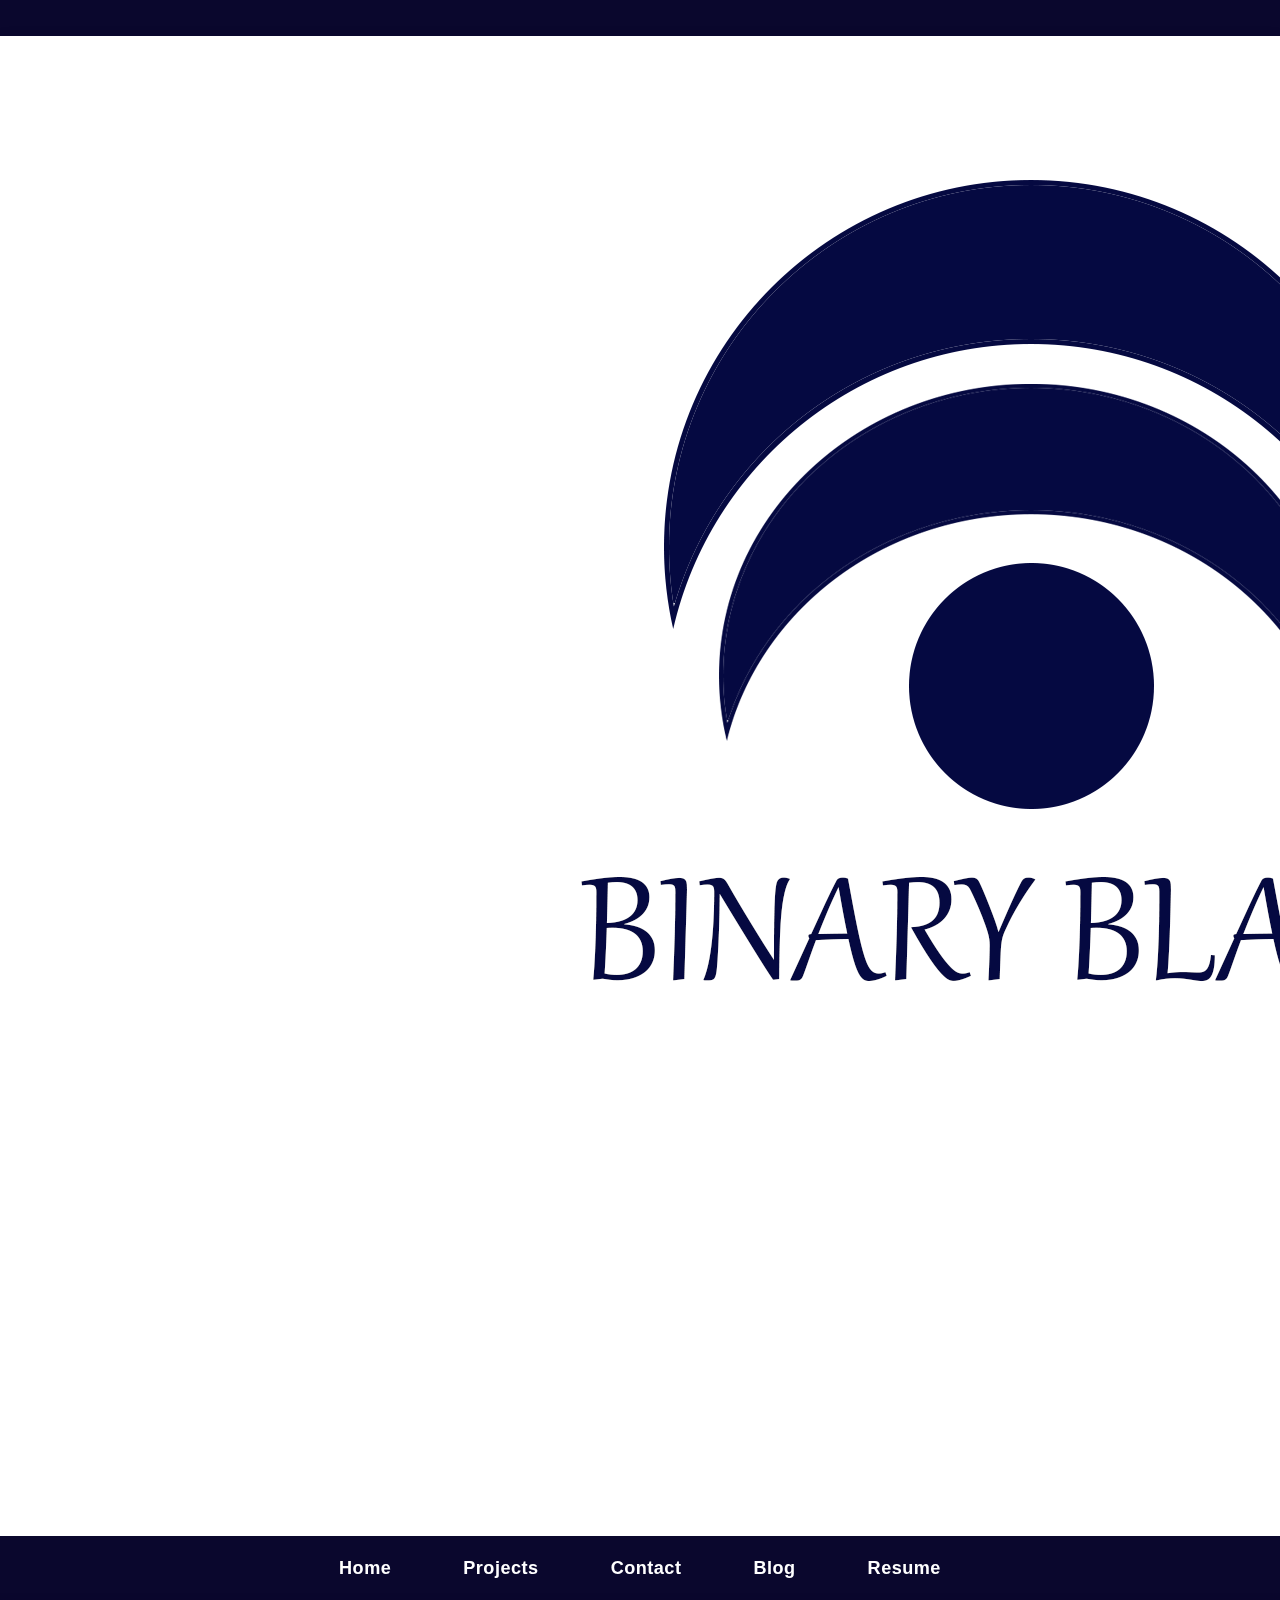
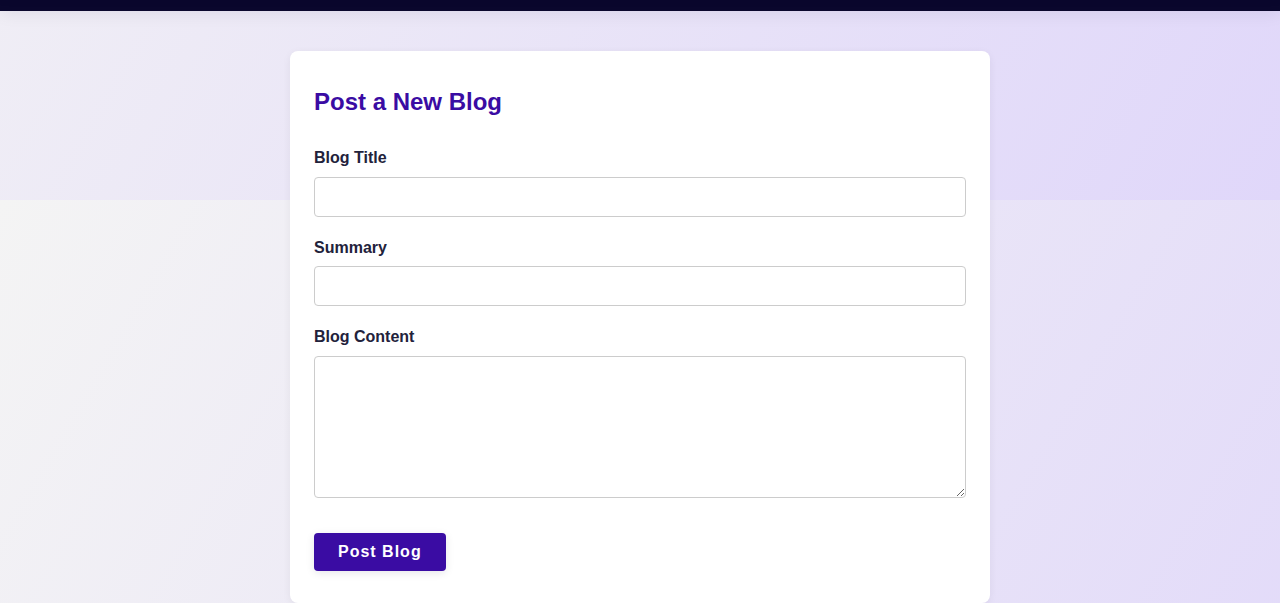
<file: blog-post-form.html>
<!DOCTYPE html>
<html lang="en">
<head>
    <meta charset="UTF-8">
    <title>Post a Blog | Morest Portfolio</title>
    <link rel="stylesheet" href="port.css">
    <style>
        .form-container {
            max-width: 700px;
            margin: 40px auto;
            background: #fff;
            border-radius: 8px;
            box-shadow: 0 2px 8px rgba(0,0,0,0.06);
            padding: 32px 24px;
        }
        .form-container h2 {
            color: #3a0ca3;
            margin-bottom: 24px;
        }
        .form-group {
            margin-bottom: 18px;
        }
        .form-group label {
            display: block;
            margin-bottom: 6px;
            font-weight: bold;
        }
        .form-group input, .form-group textarea {
            width: 100%;
            padding: 10px;
            border-radius: 4px;
            border: 1px solid #ccc;
            font-size: 1em;
        }
        .btn {
            background: #3a0ca3;
            color: #fff;
            border: none;
            padding: 10px 24px;
            border-radius: 4px;
            cursor: pointer;
            font-size: 1em;
        }
        .btn:hover {
            background: #560bad;
        }
        .success-message {
            color: #219653;
            margin-bottom: 16px;
            display: none;
        }
        .blog-list {
            max-width: 700px;
            margin: 40px auto 0 auto;
        }
        .blog-item {
            background: #f8f8ff;
            border-radius: 8px;
            padding: 18px 16px 12px 16px;
            margin-bottom: 18px;
            box-shadow: 0 1px 4px rgba(0,0,0,0.04);
            position: relative;
        }
        .blog-item-title {
            color: #3a0ca3;
            margin-bottom: 4px;
        }
        .blog-item-date {
            color: #888;
            font-size: 0.95em;
            margin-bottom: 8px;
        }
        .blog-item-summary {
            color: #444;
            margin-bottom: 8px;
        }
        .blog-item-content {
            color: #222;
            margin-bottom: 10px;
        }
        .blog-actions {
            position: absolute;
            top: 16px;
            right: 16px;
        }
        .blog-actions button {
            background: none;
            border: none;
            color: #3a0ca3;
            cursor: pointer;
            margin-left: 8px;
            font-size: 1em;
        }
        .blog-actions button:hover {
            text-decoration: underline;
        }
    </style>
</head>
<body>
    <header>
        <nav class="navbar">
            <img class="logo" src="Morest logo.png" alt="Logo"/>
            <ul>
                <li><a href="index.html">Home</a></li>
                <li><a href="projects.html">Projects</a></li>
                <li><a href="contact.html">Contact</a></li>
                <li><a href="blog.html">Blog</a></li>
                <li><a href="resume.html">Resume</a></li>
            </ul>
        </nav>
    </header>
    <div class="form-container">
        <h2>Post a New Blog</h2>
        <div class="success-message" id="successMsg">Your blog post has been submitted!</div>
        <form id="blogPostForm" autocomplete="off">
            <div class="form-group">
                <label for="title">Blog Title</label>
                <input type="text" id="title" name="title" required>
            </div>
            <div class="form-group">
                <label for="summary">Summary</label>
                <input type="text" id="summary" name="summary" required>
            </div>
            <div class="form-group">
                <label for="content">Blog Content</label>
                <textarea id="content" name="content" rows="8" required></textarea>
            </div>
            <button type="submit" class="btn" id="submitBtn">Post Blog</button>
        </form>
    </div>
    <div class="blog-list" id="blogList"></div>
    <script>
        // Helper to get today's date in YYYY-MM-DD and readable format
        function getToday() {
            const d = new Date();
            return d.toISOString().split('T')[0];
        }
        function getReadableDate() {
            return new Date().toLocaleDateString(undefined, { year: 'numeric', month: 'long', day: 'numeric' });
        }

        // Load blogs from localStorage
        function loadBlogs() {
            return JSON.parse(localStorage.getItem('blogs') || '[]');
        }
        function saveBlogs(blogs) {
            localStorage.setItem('blogs', JSON.stringify(blogs));
        }
        function renderBlogs() {
            const blogList = document.getElementById('blogList');
            blogList.innerHTML = '';
            const blogs = loadBlogs();
            blogs.forEach((blog, idx) => {
                const div = document.createElement('div');
                div.className = 'blog-item';
                div.innerHTML = `
                    <div class="blog-actions">
                        <button onclick="editBlog(${idx})">Edit</button>
                        <button onclick="deleteBlog(${idx})">Delete</button>
                    </div>
                    <div class="blog-item-title">${blog.title}</div>
                    <div class="blog-item-date">${blog.date}</div>
                    <div class="blog-item-summary">${blog.summary}</div>
                    <div class="blog-item-content">${blog.content.replace(/\n/g, '<br>')}</div>
                `;
                blogList.appendChild(div);
            });
        }

        // Add blog
        document.getElementById('blogPostForm').addEventListener('submit', function(e) {
            e.preventDefault();
            const title = document.getElementById('title').value.trim();
            const summary = document.getElementById('summary').value.trim();
            const content = document.getElementById('content').value.trim();
            const date = getReadableDate();
            let blogs = loadBlogs();

            if (editingIdx !== null) {
                // Edit mode
                blogs[editingIdx] = { title, summary, content, date };
                editingIdx = null;
                document.getElementById('submitBtn').textContent = 'Post Blog';
            } else {
                blogs.unshift({ title, summary, content, date });
            }
            saveBlogs(blogs);
            renderBlogs();
            document.getElementById('successMsg').style.display = 'block';
            setTimeout(() => document.getElementById('successMsg').style.display = 'none', 2000);
            this.reset();
        });

        // Edit and Delete
        let editingIdx = null;
        window.editBlog = function(idx) {
            const blogs = loadBlogs();
            const blog = blogs[idx];
            document.getElementById('title').value = blog.title;
            document.getElementById('summary').value = blog.summary;
            document.getElementById('content').value = blog.content;
            editingIdx = idx;
            document.getElementById('submitBtn').textContent = 'Update Blog';
            window.scrollTo({ top: 0, behavior: 'smooth' });
        };
        window.deleteBlog = function(idx) {
            if (confirm('Delete this blog post?')) {
                let blogs = loadBlogs();
                blogs.splice(idx, 1);
                saveBlogs(blogs);
                renderBlogs();
            }
        };

        // Initial render
        renderBlogs();
    </script>
</body>
</html>
</file>
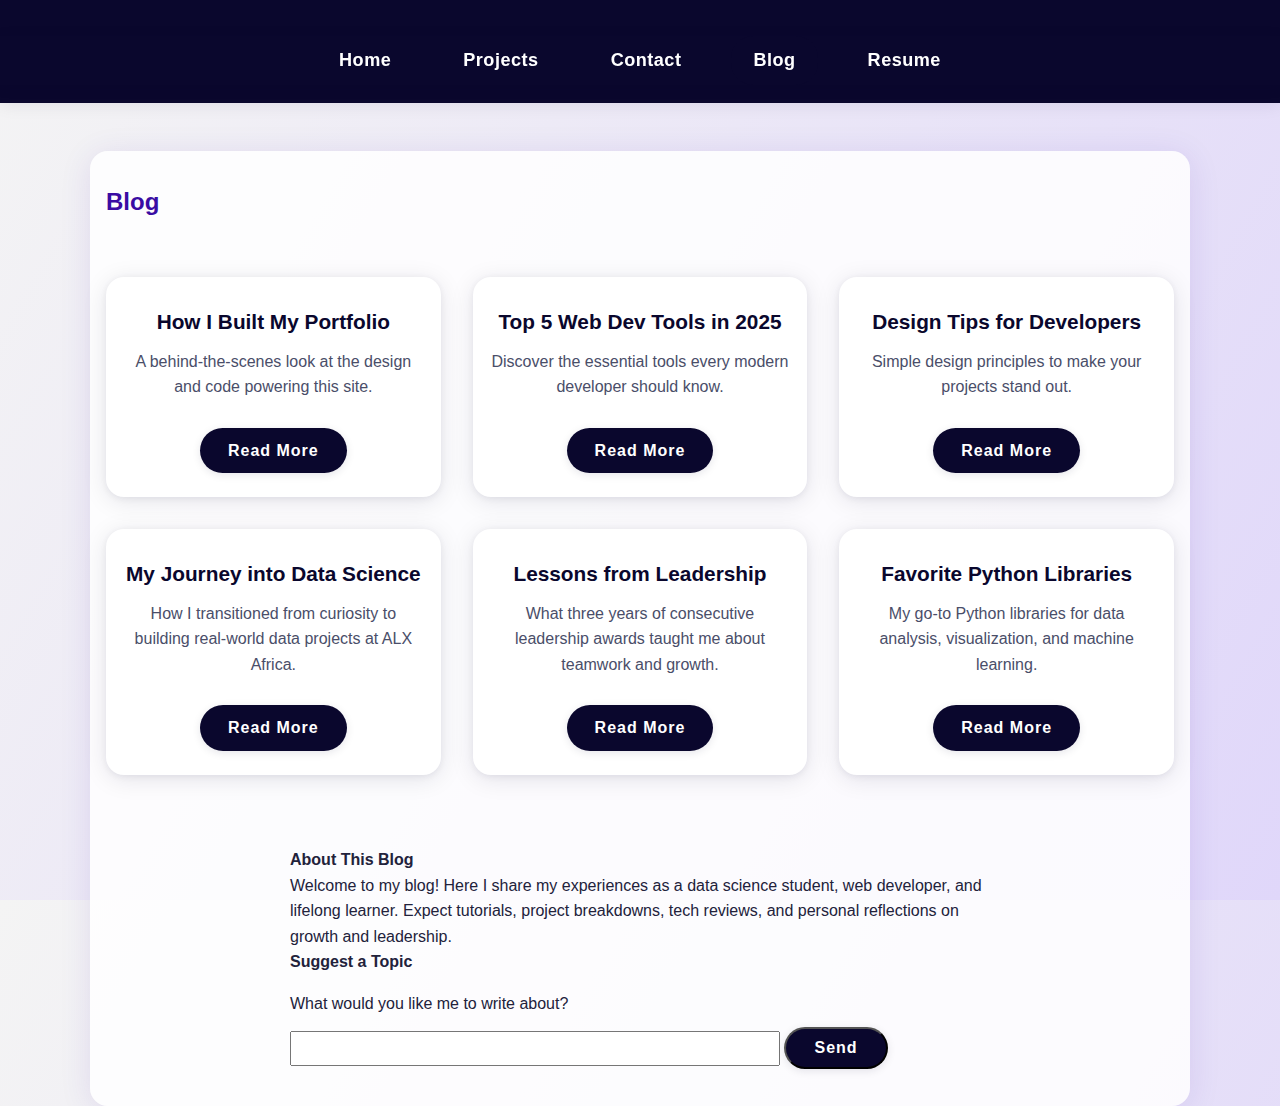
<file: blog.html>
<!DOCTYPE html>
<html lang="en">
<head>
    <meta charset="UTF-8">
    <title>Blog | Morest Portfolio</title>
    <link rel="stylesheet" href="port.css">
</head>
<body>
    <header>
        <nav class="navbar">
            <ul>
                <li><a href="index.html">Home</a></li>
                <li><a href="projects.html">Projects</a></li>
                <li><a href="contact.html">Contact</a></li>
                <li><a class="active" href="blog.html">Blog</a></li>
                <li><a href="resume.html">Resume</a></li>
            </ul>
        </nav>
    </header>
    <section class="container">
        <h2 style="color:#3a0ca3; margin-bottom:24px;">Blog</h2>
        <div class="grid-container">
            <div class="grid-item">
                <h3>How I Built My Portfolio</h3>
                <p>A behind-the-scenes look at the design and code powering this site.</p>
                <a href="#" class="btn">Read More</a>
            </div>
            <div class="grid-item">
                <h3>Top 5 Web Dev Tools in 2025</h3>
                <p>Discover the essential tools every modern developer should know.</p>
                <a href="#" class="btn">Read More</a>
            </div>
            <div class="grid-item">
                <h3>Design Tips for Developers</h3>
                <p>Simple design principles to make your projects stand out.</p>
                <a href="#" class="btn">Read More</a>
            </div>
            <div class="grid-item">
                <h3>My Journey into Data Science</h3>
                <p>How I transitioned from curiosity to building real-world data projects at ALX Africa.</p>
                <a href="#" class="btn">Read More</a>
            </div>
            <div class="grid-item">
                <h3>Lessons from Leadership</h3>
                <p>What three years of consecutive leadership awards taught me about teamwork and growth.</p>
                <a href="#" class="btn">Read More</a>
            </div>
            <div class="grid-item">
                <h3>Favorite Python Libraries</h3>
                <p>My go-to Python libraries for data analysis, visualization, and machine learning.</p>
                <a href="#" class="btn">Read More</a>
            </div>
        </div>
        <div style="max-width:700px;margin:40px auto 0 auto;text-align:left;">
            <h4>About This Blog</h4>
            <p>
                Welcome to my blog! Here I share my experiences as a data science student, web developer, and lifelong learner. 
                Expect tutorials, project breakdowns, tech reviews, and personal reflections on growth and leadership.
            </p>
            <h4>Suggest a Topic</h4>
            <form style="margin-top:16px;">
                <label for="suggestion">What would you like me to write about?</label><br>
                <input type="text" id="suggestion" name="suggestion" style="width:70%;padding:8px;margin:8px 0;">
                <button type="submit" class="btn">Send</button>
            </form>
        </div>
    </section>
</body>
</html>
</file>
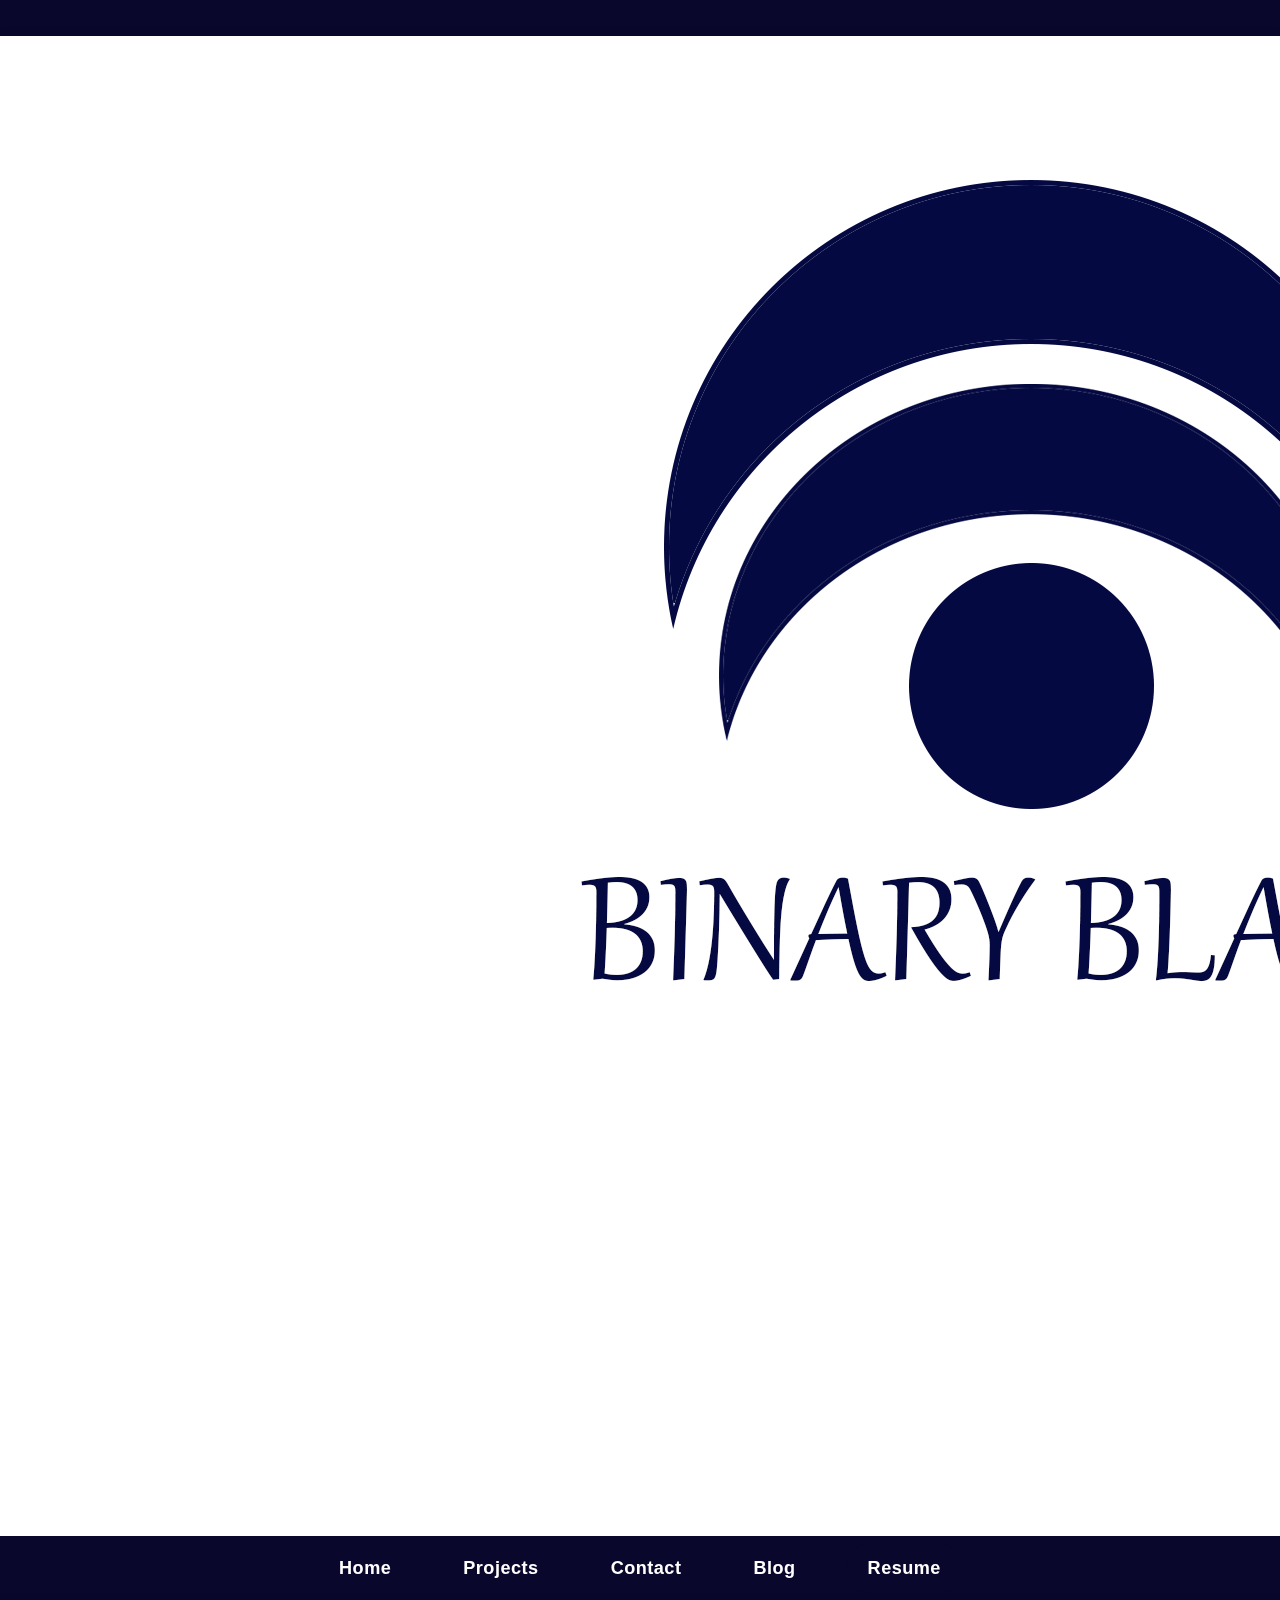
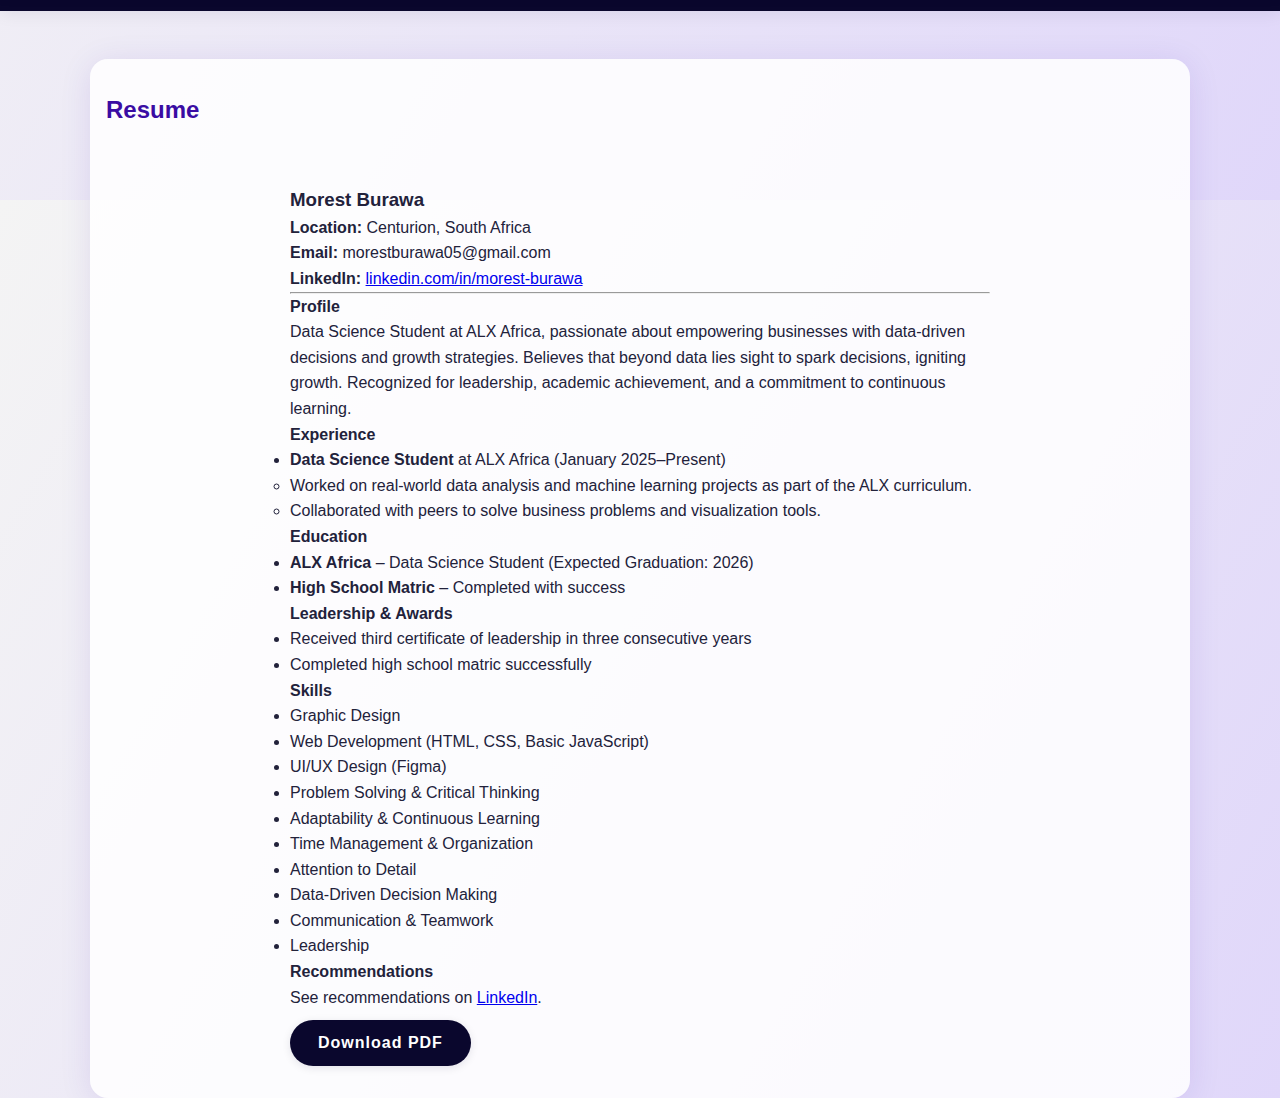
<file: resume.html>
<!DOCTYPE html>
<html lang="en">
<head>
    <meta charset="UTF-8">
    <title>Resume | Morest Portfolio</title>
    <link rel="stylesheet" href="port.css"/>
</head>
<body>
    <header>
        <nav class="navbar">
            <img class="logo" src="Morest logo.png" alt="Logo"/>
            <ul>
                <li><a href="index.html">Home</a></li>
                <li><a href="projects.html">Projects</a></li>
                <li><a href="contact.html">Contact</a></li>
                <li><a href="blog.html">Blog</a></li>
                <li><a class="active" href="resume.html">Resume</a></li>
            </ul>
        </nav>
    </header>
    <section class="container">
        <h2 style="color:#3a0ca3; margin-bottom:24px;">Resume</h2>
        <div style="max-width:700px;margin:0 auto;text-align:left;">
            <h3>Morest Burawa</h3>
            <p><strong>Location:</strong> Centurion, South Africa</p>
            <p><strong>Email:</strong> morestburawa05@gmail.com</p>
            <p><strong>LinkedIn:</strong> <a href="https://www.linkedin.com/in/morest-burawa" target="_blank">linkedin.com/in/morest-burawa</a></p>
            <hr>
            <h4>Profile</h4>
            <p>
                Data Science Student at ALX Africa, passionate about empowering businesses with data-driven decisions and growth strategies. Believes that beyond data lies sight to spark decisions, igniting growth. Recognized for leadership, academic achievement, and a commitment to continuous learning.
            </p>
            <h4>Experience</h4>
            <ul>
                <li><strong> Data Science Student</strong> at ALX Africa (January 2025–Present)
                    <ul>
                        <li>Worked on real-world data analysis and machine learning projects as part of the ALX curriculum.</li>
                        <li>Collaborated with peers to solve business problems <!-- using Python, Pandas, --> and visualization tools.</li>
                    </ul>
                </li>
                <!-- Add more experience as needed -->
            </ul>
            <h4>Education</h4>
            <ul>
                <li><strong>ALX Africa</strong> – Data Science Student (Expected Graduation: 2026)</li>
                <li><strong>High School Matric</strong> – Completed with success</li>
            </ul>
            <h4>Leadership & Awards</h4>
            <ul>
                <li>Received third certificate of leadership in three consecutive years</li>
                <li>Completed high school matric successfully</li>
            </ul>
            <h4>Skills</h4>
            <ul>
                <!--
                <li>Data Analysis (Python, Pandas, NumPy)</li>
                <li>Machine Learning (scikit-learn, TensorFlow)</li>
                <li>Data Visualization (Matplotlib, Seaborn)</li>
                <li>SQL & Databases</li>
                -->
                <li>Graphic Design</li>
                <li>Web Development (HTML, CSS, Basic JavaScript)</li>
                <li>UI/UX Design (Figma)</li>
                <li>Problem Solving & Critical Thinking</li>
                <li>Adaptability & Continuous Learning</li>
                <li>Time Management & Organization</li>
                <li>Attention to Detail</li>
                <li>Data-Driven Decision Making</li>
                <li>Communication & Teamwork</li>
                <li>Leadership</li>
            </ul>
            <!--
            <h4>Projects</h4>
            <ul>
                <li><strong>Business Insights Dashboard:</strong> Built a dashboard to visualize business KPIs and trends using Python and Plotly.</li>
                <li><strong>Customer Segmentation:</strong> Applied clustering algorithms to segment customers for targeted marketing.</li>
            </ul>
        -->
            <h4>Recommendations</h4>
            <p>
                See recommendations on <a href="linkedin.com/in/joel-bryce-5288253recommendations/" target="_blank">LinkedIn</a>.
            </p>
            <a href="Morest_burawa_resume.pdf" class="btn" download>Download PDF</a>
        </div>
    </section>
</body>
</html>
</file>
<file: port.css>
* {
    box-sizing: border-box;
    margin: 0;
    padding: 0;
}
html, body {
    height: 100%;
    min-height: 100%;
}
body {
    font-family: 'Segoe UI', Arial, sans-serif;
    background: linear-gradient(120deg, #f4f4f4 0%, #e0d7fa 100%);
    color: #22223b;
    min-height: 100vh;
    line-height: 1.6;
}

/* Container */
.container {
    max-width: 1100px;
    margin: 48px auto 0 auto;
    padding: 32px 16px 32px 16px;
    background: rgba(255,255,255,0.85);
    border-radius: 18px;
    box-shadow: 0 4px 32px rgba(58,12,163,0.10);
    display: flex;
    flex-direction: column;
    gap: 32px;
}

/* Header */
header {
    background: #0a072d;
    color: #fff;
    padding: 36px 0 18px 0;
    text-align: center;
    box-shadow: 0 2px 16px rgba(10,7,45,0.08);
}
header h1 {
    margin-bottom: 8px;
    font-size: 2.7rem;
    letter-spacing: 2px;
    font-weight: 800;
}
header p {
    font-size: 1.2rem;
    opacity: 0.92;
}

/* Navbar */
.navbar {
    width: 100%;
    background: #0a072d;
    box-shadow: 0 2px 12px #0a072d22;
    position: sticky;
    top: 0;
    z-index: 100;
}
.navbar ul {
    list-style: none;
    padding: 0;
    margin: 0;
    display: flex;
    justify-content: center;
    align-items: center;
    gap: 28px;
}
.navbar a {
    color: #fff;
    text-decoration: none;
    font-weight: 600;
    font-size: 1.13rem;
    padding: 10px 22px;
    border-radius: 22px;
    transition: background 0.2s, color 0.2s;
    letter-spacing: 0.5px;
    display: block;
}
.navbar a.active,
.navbar a:hover {
    background: #0a072d;
    color: #fff;
}

/* Hamburger for mobile */
.hamburger {
    display: none;
    background: none;
    border: none;
    font-size: 2.2rem;
    color: #fff;
    position: absolute;
    right: 18px;
    top: 12px;
    z-index: 200;
    cursor: pointer;
}

/* Responsive Navbar */
@media (max-width: 800px) {
    .navbar ul {
        flex-direction: column;
        align-items: flex-start;
        background: #0a072d;
        position: fixed;
        top: 0;
        left: -220px;
        width: 200px;
        height: 100vh;
        padding-top: 70px;
        transition: left 0.3s;
        z-index: 150;
        box-shadow: 2px 0 12px rgba(10,7,45,0.18);
        gap: 0;
    }
    .navbar ul.open {
        left: 0;
    }
    .navbar li {
        margin: 0 0 0 24px;
        padding: 18px 0;
    }
    .hamburger {
        display: block;
    }
}
@media (min-width: 801px) {
    .hamburger {
        display: none !important;
    }
}

/* Projects/Blog Grid */
.projects, .blog, .resume, .contact-section {
    max-width: 1200px;
    margin: 40px auto 0 auto;
    padding: 0 16px 40px 16px;
}
.projects h2, .blog h2, .resume h2, .contact-section h2 {
    text-align: center;
    font-size: 2.2rem;
    margin-bottom: 32px;
    color: #170e2c;
    letter-spacing: 1px;
    font-weight: 700;
}
.grid-container {
    display: grid;
    grid-template-columns: repeat(auto-fit, minmax(260px, 1fr));
    gap: 32px;
}
.grid-item {
    background: #fff;
    border-radius: 18px;
    box-shadow: 0 4px 24px rgba(10,7,45,0.10), 0 1.5px 6px rgba(10,7,45,0.06);
    padding: 28px 18px 24px 18px;
    text-align: center;
    transition: transform 0.18s, box-shadow 0.18s;
    display: flex;
    flex-direction: column;
    align-items: center;
}
.grid-item:hover {
    transform: translateY(-8px) scale(1.03);
    box-shadow: 0 8px 32px rgba(10,7,45,0.18), 0 2px 8px rgba(10,7,45,0.10);
}
.grid-item img {
    width: 120px;
    height: 120px;
    object-fit: cover;
    border-radius: 12px;
    margin-bottom: 18px;
    box-shadow: 0 2px 8px rgba(1,18,34,0.10);
    background: #e0d7fa;
}
.grid-item h3 {
    font-size: 1.3rem;
    color: #0a072d;
    margin-bottom: 10px;
    font-weight: 600;
}
.grid-item p {
    font-size: 1rem;
    color: #4a4e69;
    margin-bottom: 18px;
    min-height: 48px;
}
.btn {
    display: inline-block;
    background: linear-gradient(90deg, #0a072d 0%, #0a072d 100%);
    color: #fff;
    padding: 10px 28px;
    border-radius: 24px;
    font-size: 1rem;
    font-weight: 600;
    text-decoration: none;
    box-shadow: 0 2px 8px rgba(10,7,45,0.10);
    transition: background 0.2s, transform 0.18s;
    letter-spacing: 1px;
    margin-top: 10px;
}
.btn:hover {
    background: linear-gradient(90deg, #0a072d 0%, #0a072d 100%);
    transform: scale(1.06);
}

/* Card (for profile/about/resume) */
.card {
    background: #fff;
    border-radius: 18px;
    box-shadow: 0 4px 24px rgba(10,7,45,0.10), 0 1.5px 6px rgba(10,7,45,0.06);
    padding: 32px 24px;
    margin: 0 auto 32px auto;
    max-width: 400px;
    text-align: center;
    position: relative;
    overflow: hidden;
}
.profile-img {
    width: 110px;
    height: 110px;
    object-fit: cover;
    background: #fff;
    border-radius: 50%;
    box-shadow: 0 4px 16px rgba(67,97,238,0.13);
    border: 4px solid #fff;
    margin-bottom: 18px;
    margin-top: 0;
    display: block;
    margin-left: auto;
    margin-right: auto;
}
.card-content h4 {
    margin-bottom: 8px;
    font-size: 1.3rem;
    font-weight: bold;
    color: #0a072d;
    text-shadow: 0 2px 8px #0a072daa, 0 1px 0 #fff8;
}
.card-content p {
    margin: 4px 0;
    font-size: 1.1rem;
    line-height: 1.4;
    color: #4a4e69;
    text-shadow: 0 1px 4px #0a072d66;
}

/* Contact Form */
.contact-form {
    display: flex;
    flex-direction: column;
    gap: 16px;
    margin-top: 16px;
    max-width: 400px;
    margin-left: auto;
    margin-right: auto;
}
.contact-form input,
.contact-form textarea {
    padding: 10px 12px;
    border-radius: 6px;
    border: 1.5px solid #0a072d;
    font-size: 1rem;
    background: #f8f8ff;
    color: #222;
    resize: none;
}
.contact-form textarea {
    min-height: 90px;
}
.contact-form button.btn {
    background: #0a072d;
    color: #fff;
    border: none;
    padding: 10px 0;
    border-radius: 6px;
    font-size: 1.1rem;
    font-weight: 700;
    cursor: pointer;
    transition: background 0.2s;
}
.contact-form button.btn:hover {
    background: #0a072d;
}

/* Social Links */
.social-links {
    display: flex;
    gap: 18px;
    margin-top: 12px;
    justify-content: center;
}
.social-icon {
    color: #0a072d;
    font-size: 2.9rem;
    transition: color 0.2s;
}
.social-icon:hover {
    color: #0a072d;
}

/* Footer */
.footer {
    width: 100%;
    background: #0a072d;
    color: #fff;
    text-align: center;
    padding: 18px 2px 12px 2px;
    font-size: 1rem;
    letter-spacing: 1px;
    box-shadow: 0 -2px 12px rgba(10,7,45,0.10);
    margin-top: 48px;
}
@media (max-width: 600px) {
    .footer {
        font-size: 0.95rem;
        padding: 12px 0 8px 0;
    }
}

/* Responsive Tweaks */
@media (max-width: 1000px) {
    .container {
        max-width: 98vw;
        padding: 18px 2vw;
    }
    .projects, .blog, .resume, .contact-section {
        max-width: 99vw;
        padding: 0 2vw 32px 2vw;
    }
}
@media (max-width: 700px) {
    .container {
        padding: 10px 1vw;
        margin: 12px 0 0 0;
        gap: 18px;
    }
    .card {
        padding: 18px 6px;
        max-width: 98vw;
    }
    .grid-container {
        gap: 14px;
    }
    .grid-item {
        padding: 14px 4px 12px 4px;
    }
    .grid-item img {
        width: 80px;
        height: 80px;
    }
    .navbar ul {
        width: 70vw;
        min-width: 180px;
        max-width: 98vw;
    }
}
@media (max-width: 500px) {
    header h1 {
        font-size: 1.3rem;
    }
    .projects h2, .blog h2, .resume h2, .contact-section h2 {
        font-size: 1.1rem;
    }
    .card-content h4 {
        font-size: 1.1rem;
    }
    .footer {
        font-size: 0.9rem;
    }
}
</file>
